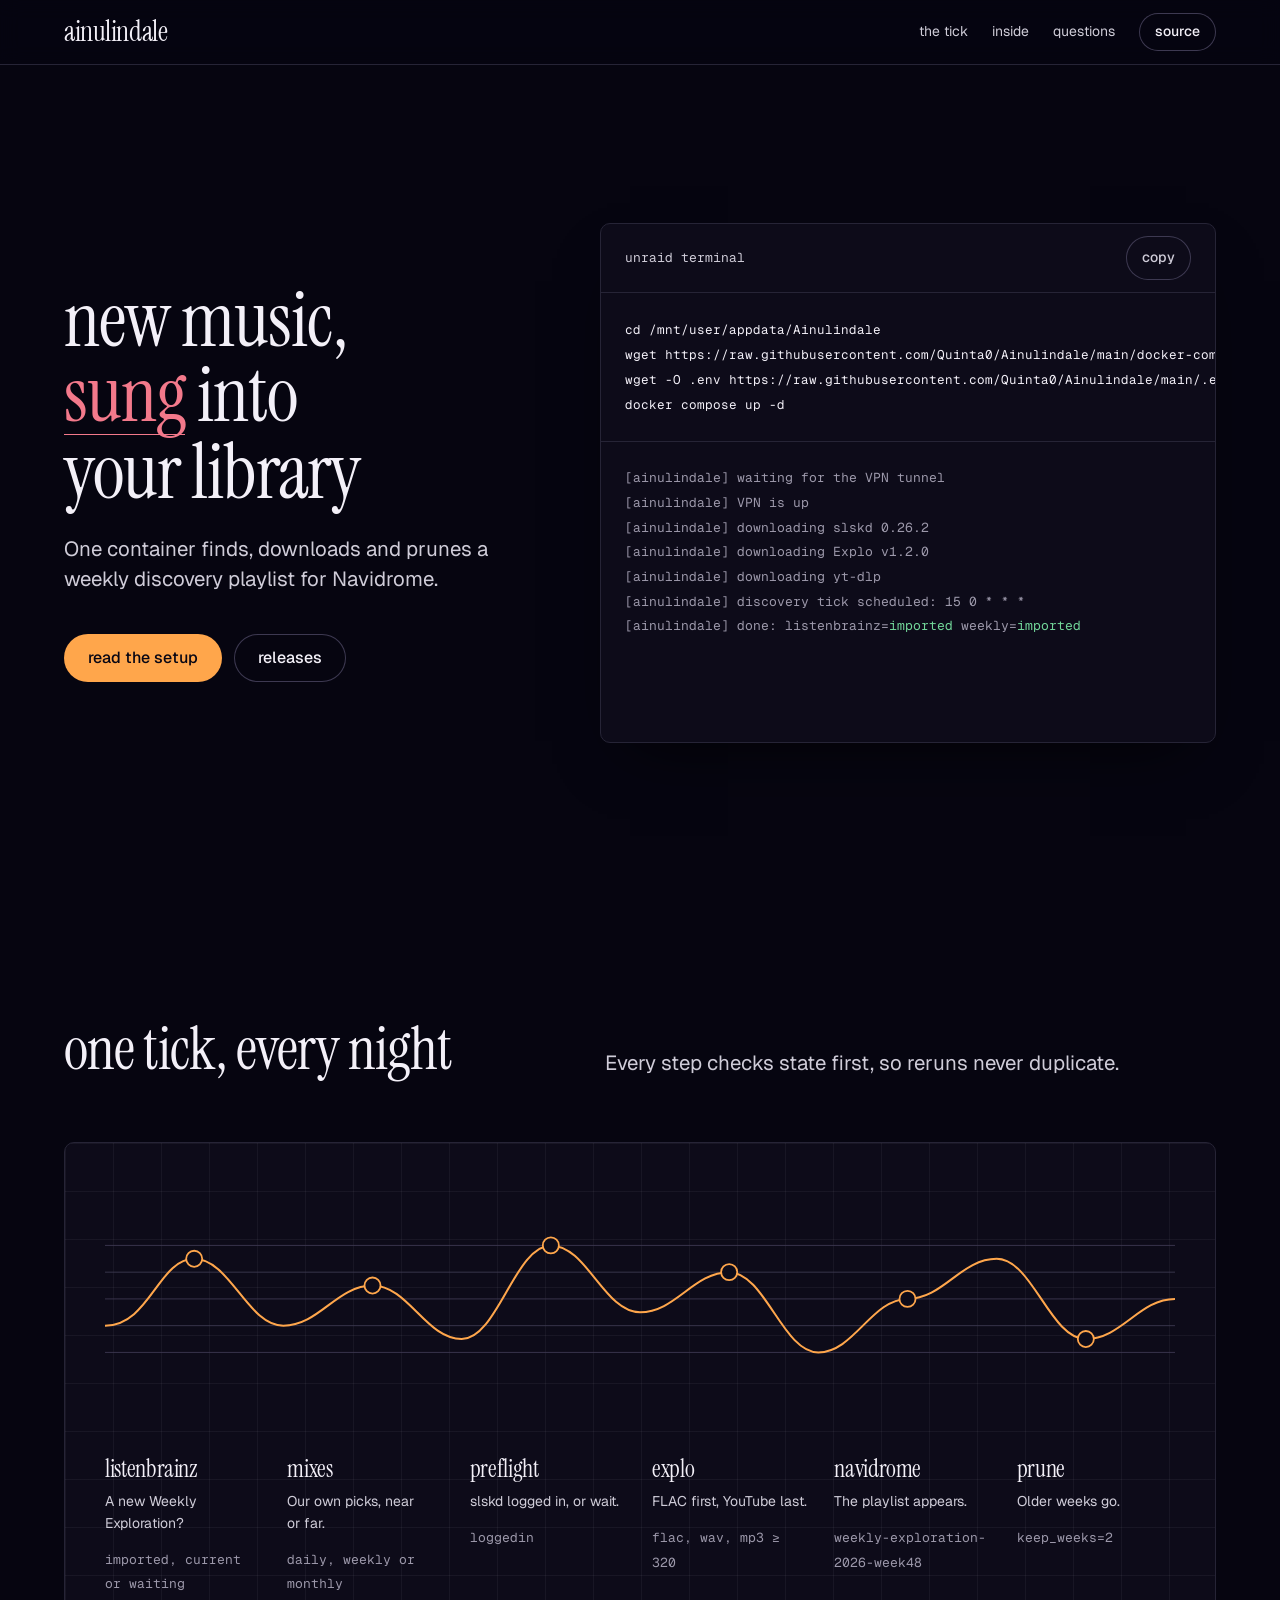
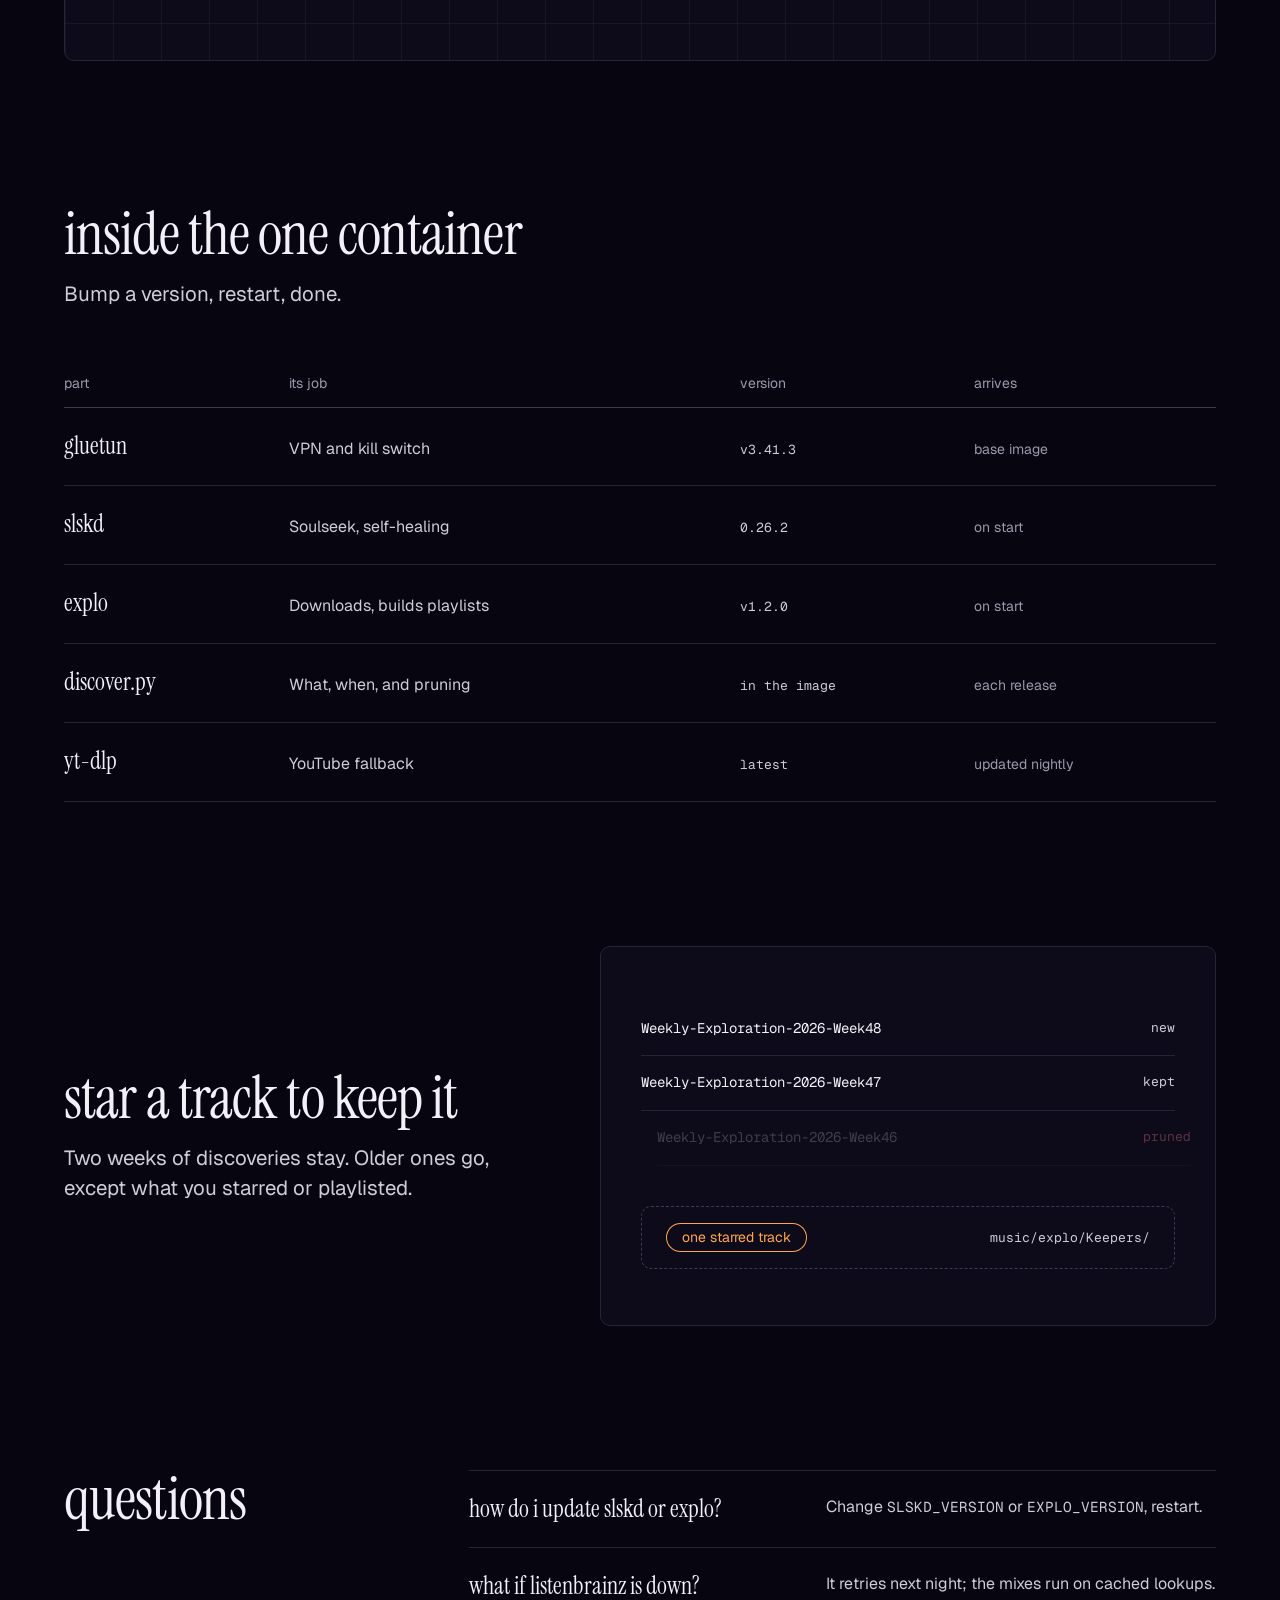
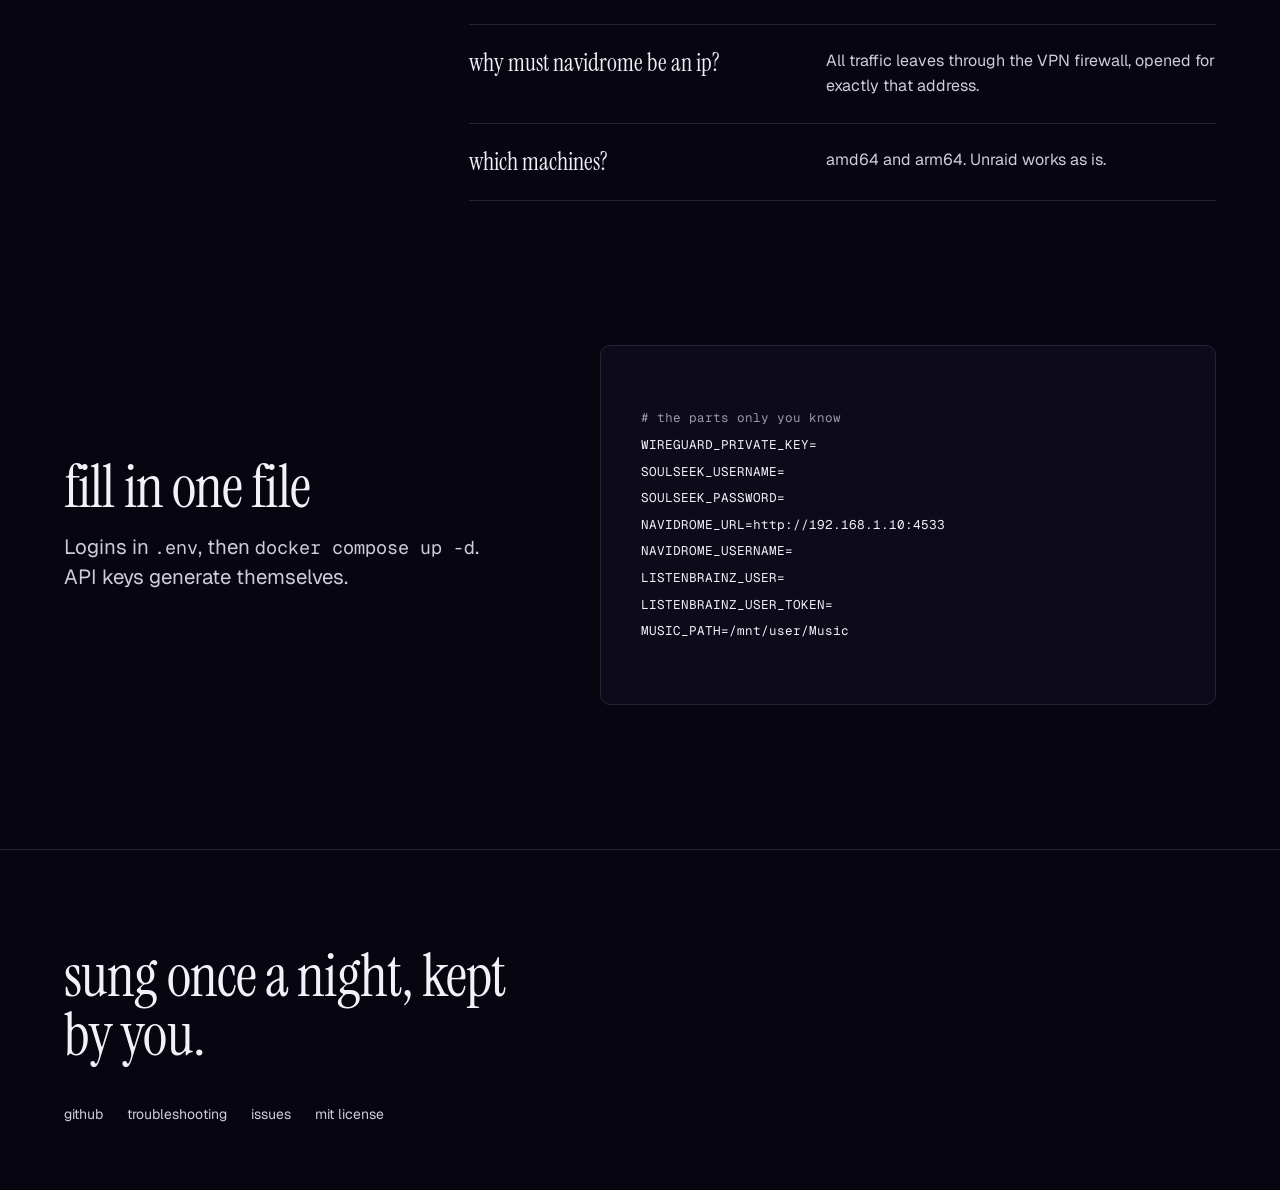
<file: docs/index.html>
<!doctype html>
<html lang="en">
<head>
<meta charset="utf-8">
<meta name="viewport" content="width=device-width, initial-scale=1">
<title>Ainulindale: weekly music discovery for Navidrome, in one container</title>
<meta name="description" content="One Docker container that finds, downloads and prunes a weekly discovery playlist for Navidrome, through a VPN, from Soulseek.">
<link rel="preconnect" href="https://fonts.googleapis.com">
<link rel="preconnect" href="https://fonts.gstatic.com" crossorigin>
<link href="https://fonts.googleapis.com/css2?family=Instrument+Serif&family=Geist:wght@400;500&family=Geist+Mono:wght@400&display=swap" rel="stylesheet">
<link rel="stylesheet" href="site.css">
<script>document.documentElement.classList.add('js');</script>
</head>
<body>

<header class="nav">
  <div class="container nav__in">
    <a class="wordmark" href="#top">ainulindale</a>
    <nav aria-label="page">
      <a href="#tick">the tick</a>
      <a href="#inside">inside</a>
      <a href="#questions">questions</a>
      <a class="btn btn--secondary btn--sm" href="https://github.com/Quinta0/Ainulindale">source</a>
    </nav>
  </div>
</header>

<main id="top">

  <section class="hero">
    <div class="container hero__grid">
      <div class="hero__text">
        <h1>new music, <span class="verb">sung</span> into your library</h1>
        <p class="lead">One container finds, downloads and prunes a weekly discovery playlist for Navidrome.</p>
        <div class="actions">
          <a class="btn btn--primary" href="https://github.com/Quinta0/Ainulindale#setup">read the setup</a>
          <a class="btn btn--secondary" href="https://github.com/Quinta0/Ainulindale/releases">releases</a>
        </div>
      </div>

      <figure class="console well" aria-label="installing ainulindale">
        <div class="console__bar">
          <span class="readout">unraid terminal</span>
          <button class="btn btn--quiet" type="button" data-copy="#install">copy</button>
        </div>
<pre class="console__cmd" id="install"><code>cd /mnt/user/appdata/Ainulindale
wget https://raw.githubusercontent.com/Quinta0/Ainulindale/main/docker-compose.yml
wget -O .env https://raw.githubusercontent.com/Quinta0/Ainulindale/main/.env.example
docker compose up -d</code></pre>
        <ol class="console__log" aria-label="container log">
          <li style="--i:0">[ainulindale] waiting for the VPN tunnel</li>
          <li style="--i:1">[ainulindale] VPN is up</li>
          <li style="--i:2">[ainulindale] downloading slskd 0.26.2</li>
          <li style="--i:3">[ainulindale] downloading Explo v1.2.0</li>
          <li style="--i:4">[ainulindale] downloading yt-dlp</li>
          <li style="--i:5">[ainulindale] discovery tick scheduled: 15 0 * * *</li>
          <li style="--i:6">[ainulindale] done: listenbrainz=<b>imported</b> weekly=<b>imported</b></li>
        </ol>
        <p class="console__status readout" aria-live="polite" data-copy-status></p>
      </figure>
    </div>
  </section>

  <section class="tick" id="tick">
    <div class="container">
      <div class="head split-head">
        <h2>one tick, every night</h2>
        <p class="lead">Every step checks state first, so reruns never duplicate.</p>
      </div>

      <figure class="score well blueprint" data-score>
        <svg class="score__svg" viewBox="0 0 1200 260" aria-hidden="true" focusable="false">
          <defs>
            <clipPath id="sing"><rect class="score__wipe" x="0" y="0" width="1200" height="260"/></clipPath>
          </defs>
          <g class="score__staff">
            <line x1="0" x2="1200" y1="70" y2="70"/><line x1="0" x2="1200" y1="100" y2="100"/>
            <line x1="0" x2="1200" y1="130" y2="130"/><line x1="0" x2="1200" y1="160" y2="160"/>
            <line x1="0" x2="1200" y1="190" y2="190"/>
          </g>
          <path class="score__ghost" d="M0 160 C 50 160, 60 85, 100 85 S 160 160, 200 160 S 260 115, 300 115 S 360 175, 400 175 S 460 70, 500 70 S 560 145, 600 145 S 660 100, 700 100 S 760 190, 800 190 S 860 130, 900 130 S 960 85, 1000 85 S 1060 175, 1100 175 S 1160 130, 1200 130"/>
          <g clip-path="url(#sing)">
            <path class="score__line" d="M0 160 C 50 160, 60 85, 100 85 S 160 160, 200 160 S 260 115, 300 115 S 360 175, 400 175 S 460 70, 500 70 S 560 145, 600 145 S 660 100, 700 100 S 760 190, 800 190 S 860 130, 900 130 S 960 85, 1000 85 S 1060 175, 1100 175 S 1160 130, 1200 130"/>
          </g>
          <g class="score__notes">
            <circle style="--i:0" cx="100" cy="85" r="9"/>
            <circle style="--i:1" cx="300" cy="115" r="9"/>
            <circle style="--i:2" cx="500" cy="70" r="9"/>
            <circle style="--i:3" cx="700" cy="100" r="9"/>
            <circle style="--i:4" cx="900" cy="130" r="9"/>
            <circle style="--i:5" cx="1100" cy="175" r="9"/>
          </g>
        </svg>
        <ol class="score__steps">
          <li style="--i:0"><h3>listenbrainz</h3><p>A new Weekly Exploration?</p><span class="readout">imported, current or waiting</span></li>
          <li style="--i:1"><h3>mixes</h3><p>Our own picks, near or far.</p><span class="readout">daily, weekly or monthly</span></li>
          <li style="--i:2"><h3>preflight</h3><p>slskd logged in, or wait.</p><span class="readout">loggedin</span></li>
          <li style="--i:3"><h3>explo</h3><p>FLAC first, YouTube last.</p><span class="readout">flac, wav, mp3 ≥ 320</span></li>
          <li style="--i:4"><h3>navidrome</h3><p>The playlist appears.</p><span class="readout">weekly-exploration-2026-week48</span></li>
          <li style="--i:5"><h3>prune</h3><p>Older weeks go.</p><span class="readout">keep_weeks=2</span></li>
        </ol>
      </figure>
    </div>
  </section>

  <section class="inside" id="inside">
    <div class="container">
      <div class="head">
        <h2>inside the one container</h2>
        <p class="lead">Bump a version, restart, done.</p>
      </div>
      <div class="table-wrap">
        <table>
          <thead><tr><th scope="col">part</th><th scope="col">its job</th><th scope="col">version</th><th scope="col">arrives</th></tr></thead>
          <tbody>
            <tr><th scope="row">gluetun</th><td>VPN and kill switch</td><td class="readout">v3.41.3</td><td>base image</td></tr>
            <tr><th scope="row">slskd</th><td>Soulseek, self-healing</td><td class="readout">0.26.2</td><td>on start</td></tr>
            <tr><th scope="row">explo</th><td>Downloads, builds playlists</td><td class="readout">v1.2.0</td><td>on start</td></tr>
            <tr><th scope="row">discover.py</th><td>What, when, and pruning</td><td class="readout">in the image</td><td>each release</td></tr>
            <tr><th scope="row">yt-dlp</th><td>YouTube fallback</td><td class="readout">latest</td><td>updated nightly</td></tr>
          </tbody>
        </table>
      </div>
    </div>
  </section>

  <section class="keep">
    <div class="container keep__grid">
      <div class="keep__text">
        <h2>star a track to keep it</h2>
        <p class="lead">Two weeks of discoveries stay. Older ones go, except what you starred or playlisted.</p>
      </div>
      <figure class="weeks well" data-weeks aria-label="retention, week 48">
        <ul class="weeks__list">
          <li class="week"><span>Weekly-Exploration-2026-Week48</span><span class="readout">new</span></li>
          <li class="week"><span>Weekly-Exploration-2026-Week47</span><span class="readout">kept</span></li>
          <li class="week week--old"><span>Weekly-Exploration-2026-Week46</span><span class="readout">pruned</span></li>
        </ul>
        <div class="keepers">
          <span class="keepers__track">one starred track</span>
          <span class="keepers__dir readout">music/explo/Keepers/</span>
        </div>
      </figure>
    </div>
  </section>

  <section class="questions" id="questions">
    <div class="container q__grid">
      <h2>questions</h2>
      <dl class="rows">
        <div><dt>how do i update slskd or explo?</dt><dd>Change <code>SLSKD_VERSION</code> or <code>EXPLO_VERSION</code>, restart.</dd></div>
        <div><dt>what if listenbrainz is down?</dt><dd>It retries next night; the mixes run on cached lookups.</dd></div>
        <div><dt>why must navidrome be an ip?</dt><dd>All traffic leaves through the VPN firewall, opened for exactly that address.</dd></div>
        <div><dt>which machines?</dt><dd>amd64 and arm64. Unraid works as is.</dd></div>
      </dl>
    </div>
  </section>

  <section class="close">
    <div class="container close__grid">
      <div>
        <h2>fill in one file</h2>
        <p class="lead">Logins in <code>.env</code>, then <code>docker compose up -d</code>. API keys generate themselves.</p>
      </div>
<figure class="well envfile"><pre><code><span class="c"># the parts only you know</span>
WIREGUARD_PRIVATE_KEY=
SOULSEEK_USERNAME=
SOULSEEK_PASSWORD=
NAVIDROME_URL=http://192.168.1.10:4533
NAVIDROME_USERNAME=
LISTENBRAINZ_USER=
LISTENBRAINZ_USER_TOKEN=
MUSIC_PATH=/mnt/user/Music</code></pre></figure>
    </div>
  </section>

</main>

<footer class="footer">
  <div class="container footer__in">
    <p class="footer__line">sung once a night, kept by you.</p>
    <ul class="footer__links">
      <li><a href="https://github.com/Quinta0/Ainulindale">github</a></li>
      <li><a href="https://github.com/Quinta0/Ainulindale#troubleshooting">troubleshooting</a></li>
      <li><a href="https://github.com/Quinta0/Ainulindale/issues">issues</a></li>
      <li><a href="https://github.com/Quinta0/Ainulindale/blob/main/LICENSE">mit license</a></li>
    </ul>
  </div>
</footer>

<script>
// one-shot motion: each [data-*] figure plays once when it comes into view
const io = new IntersectionObserver((es) => es.forEach((e) => {
  if (e.isIntersecting) { e.target.classList.add('is-in'); io.unobserve(e.target); }
}), { rootMargin: '0px 0px -15% 0px' });
document.querySelectorAll('.console, [data-score], [data-weeks]').forEach((el) => io.observe(el));

document.querySelectorAll('[data-copy]').forEach((btn) => btn.addEventListener('click', async () => {
  const status = document.querySelector('[data-copy-status]');
  try {
    await navigator.clipboard.writeText(document.querySelector(btn.dataset.copy).innerText);
    status.textContent = 'copied to the clipboard';
  } catch { status.textContent = 'select the text to copy it'; }
}));
</script>
</body>
</html>
</file>
<file: docs/site.css>
/* Hallmark · shape: Manifesto · genre: atmospheric · theme: Lumen (deal 3/3, seed ainulindale-self-hosted-music-discovery-c92f·c902a403·2026-11-25·r0) · job: sign up (install) · draw: b636f2
 * hero: Counter · nav: edge-aligned · footer: statement (swapped from index columns: no sitemap) · imagery: the product's own log and config, no photographs · signature: one nightly tick drawn as a melody across a staff, its notes landing on the real steps
 * axes: dark/roman-serif/warm · posture: restrained · contrast: pass · fold: pass · lumen: night · v2.0.0 */
/* Hallmark · pre-emit critique: P4 H4 E4 S5 R4 V4 · weakest: P, an install page argues little; the argument is "one container, not five", carried by the table and the hero log */
/* Hallmark · waive 38iii · the theme names the rose verb as its signature, once, in the hero · Lumen names the rose verb as its one signature word */
/* Hallmark · waive 47c · blueprint grid inside the score well only, never under running text · the grid sits in one diagram well, as the theme specifies */
/* Hallmark · waive 80 · figure.score is a diagram whose six notes are labelled with the real steps beneath · the melody is the tick itself, the page's signature */
/* Hallmark · waive 26b · no control on the page is ever disabled · the copy button always works */
/* motion: the user asked for motion design, so the theme's single reveal becomes three one-shot plays (hero log, score, retention), transform and opacity only, none loops */
@import url("./tokens.css");
@import url("./base.css");

body { font-variant-numeric: tabular-nums; }
h1, h2, h3, nav, th, figcaption, .btn, dt { text-transform: lowercase; }
h1, h2, h3 { font-weight: 400; }
h1 { font-size: clamp(3rem, 5.4vw + 0.5rem, 6rem); line-height: 0.98; max-width: 11ch; }
h2 { font-size: var(--text-display-s); line-height: 0.98; }
code { font-family: var(--font-outlier); font-size: 0.9em; }

/* nav */
.nav { position: sticky; top: 0; z-index: var(--z-sticky-nav); background: color-mix(in oklab, var(--color-paper) 88%, transparent); backdrop-filter: blur(10px); border-bottom: var(--rule-hair) solid var(--color-rule); }
.nav__in { display: flex; align-items: center; justify-content: space-between; min-height: 64px; gap: var(--space-lg); }
.wordmark { font: 400 1.75rem/1 var(--font-display); text-decoration: none; letter-spacing: var(--tracking-display); }
.nav nav { display: flex; align-items: center; gap: var(--space-lg); font-size: var(--text-sm); }
.nav nav a:not(.btn) { color: var(--color-ink-2); text-decoration: none; }
.nav nav a:not(.btn):hover { color: var(--color-ink); text-decoration: underline; text-decoration-color: var(--color-accent); }

/* controls */
.btn { display: inline-flex; align-items: center; min-height: 46px; border: 0; border-radius: var(--radius-pill); padding: var(--space-sm) var(--space-lg); font-weight: 500; text-decoration: none; cursor: pointer; transition: background-color var(--dur-short) var(--ease-out), color var(--dur-short) var(--ease-out), transform var(--dur-micro) var(--ease-out); }
.btn:active { transform: translateY(1px); }
.btn:focus-visible { outline: 2px solid var(--color-focus); outline-offset: 3px; transition: none; }
.btn--primary { background: var(--color-accent); color: var(--color-accent-ink); }
.btn--primary:hover { background: color-mix(in oklab, var(--color-accent) 88%, var(--color-ink)); }
.btn--secondary { box-shadow: inset 0 0 0 var(--rule-hair) var(--color-rule-2); color: var(--color-ink); background: transparent; }
.btn--secondary:hover { background: var(--color-paper-2); }
.btn--sm { min-height: 36px; padding: var(--space-xs) var(--space-md); }
.btn--quiet { min-height: 44px; padding: var(--space-2xs) var(--space-md); background: transparent; color: var(--color-ink-2); box-shadow: inset 0 0 0 var(--rule-hair) var(--color-rule-2); font-size: var(--text-sm); }
.btn--quiet:hover { background: var(--color-paper-3); color: var(--color-ink); }
.actions { display: flex; flex-wrap: wrap; gap: var(--space-sm); margin-top: var(--space-xl); }

/* surfaces */
.well { margin: 0; background: var(--color-paper-2); border: var(--rule-hair) solid var(--color-rule); border-radius: var(--radius-card); }
.blueprint { background-image: linear-gradient(var(--rule-blueprint) 1px, transparent 1px), linear-gradient(90deg, var(--rule-blueprint) 1px, transparent 1px); background-size: 48px 48px; }
.readout { font: 400 0.8125rem/1.5 var(--font-outlier); color: var(--color-ink-2); }

/* the verb */
.verb { display: inline-block; color: var(--color-accent-2); }
.verb::after { content: ""; display: block; height: var(--rule-hair); background: currentColor; transform-origin: left; animation: draw var(--dur-long) var(--ease-out) 300ms both; }
@keyframes draw { from { transform: scaleX(0); } }

/* hero: Counter */
.hero { min-height: calc(100dvh - 65px); display: grid; align-items: center; padding-block: var(--space-2xl); }
.hero__grid { display: grid; grid-template-columns: minmax(0, 5fr) minmax(0, 7fr); gap: var(--space-3xl); align-items: center; }
.hero .lead { margin-top: var(--space-lg); color: var(--color-ink-2); max-width: 36ch; }
.console { display: flex; flex-direction: column; min-height: 520px; box-shadow: var(--shadow-card); overflow: hidden; }
.console__bar { display: flex; align-items: center; justify-content: space-between; padding: var(--space-sm) var(--space-lg); border-bottom: var(--rule-hair) solid var(--color-rule); }
.console__cmd { margin: 0; padding: var(--space-lg); overflow-x: auto; font: 400 0.875rem/1.8 var(--font-outlier); color: var(--color-ink); border-bottom: var(--rule-hair) solid var(--color-rule); }
.console__log { list-style: none; margin: 0; padding: var(--space-lg); flex: 1; font: 400 0.8125rem/1.9 var(--font-outlier); color: var(--color-muted); }
.console__log b { font-weight: 400; color: var(--color-live); }
.console__status { min-height: 1.5em; padding: 0 var(--space-lg) var(--space-md); }
.js .console__log li { opacity: 0; transform: translateY(6px); transition: opacity var(--dur-long) var(--ease-out), transform var(--dur-long) var(--ease-out); transition-delay: calc(400ms + var(--i) * 70ms); }
.js .console.is-in .console__log li { opacity: 1; transform: none; }

/* sections */
main > section + section { padding-top: var(--section-gap); }
main > section.tick { padding-top: var(--section-gap-s); }
main > section.close { padding-bottom: var(--section-gap); }
.head { margin-bottom: var(--space-2xl); }
.head .lead { margin-top: var(--space-md); color: var(--color-ink-2); }
.split-head { display: grid; grid-template-columns: minmax(0, 5fr) minmax(0, 6fr); column-gap: var(--gap-columns); align-items: end; }
.split-head .lead { margin: 0; grid-column: 2; }

/* the score: one tick as a melody */
.score { padding: var(--space-xl) var(--space-xl) var(--space-2xl); }
.score__svg { width: 100%; height: auto; overflow: visible; }
.score__staff line { stroke: var(--color-rule-2); stroke-width: 1; }
.score__ghost { fill: none; stroke: var(--color-rule-2); stroke-width: 1.5; stroke-dasharray: 2 6; }
.score__line { fill: none; stroke: var(--color-accent); stroke-width: 2.25; stroke-linecap: round; }
.score__notes circle { fill: var(--color-paper-2); stroke: var(--color-accent); stroke-width: 2; transform-box: fill-box; transform-origin: center; }
.score__wipe { transform-box: fill-box; transform-origin: left; }
.score__steps { list-style: none; margin: var(--space-xl) 0 0; padding: 0; display: grid; grid-template-columns: repeat(6, minmax(0, 1fr)); gap: var(--space-lg); }
.score__steps h3 { font-size: var(--text-title); margin-bottom: var(--space-xs); }
.score__steps p { font-size: var(--text-sm); color: var(--color-ink-2); margin-bottom: var(--space-sm); }
.score__steps .readout { color: var(--color-muted); overflow-wrap: anywhere; }
.js .score__wipe { transform: scaleX(0); transition: transform 2.4s var(--ease-in-out); }
.js .score__notes circle { opacity: 0; transform: scale(0.3); transition: opacity var(--dur-long) var(--ease-out), transform var(--dur-long) var(--ease-out); transition-delay: calc(150ms + var(--i) * 380ms); }
.js .score__steps li { opacity: 0; transform: translateY(8px); transition: opacity var(--dur-long) var(--ease-out), transform var(--dur-long) var(--ease-out); transition-delay: calc(250ms + var(--i) * 380ms); }
.js .score.is-in .score__wipe { transform: none; }
.js .score.is-in .score__notes circle, .js .score.is-in .score__steps li { opacity: 1; transform: none; }

/* inside: table */
.table-wrap { overflow-x: auto; }
table { width: 100%; border-collapse: collapse; }
thead th { text-align: left; font-weight: 400; font-size: var(--text-sm); color: var(--color-muted); padding: 0 var(--space-md) var(--space-sm) 0; border-bottom: var(--rule-hair) solid var(--color-rule-2); }
tbody th, tbody td { text-align: left; padding: var(--space-lg) var(--space-md) var(--space-lg) 0; border-bottom: var(--rule-hair) solid var(--color-rule); vertical-align: baseline; }
tbody th { font: 400 var(--text-title)/1.2 var(--font-display); text-transform: lowercase; white-space: nowrap; }
tbody td { color: var(--color-ink-2); }
tbody td:last-child { color: var(--color-muted); font-size: var(--text-sm); }

/* keep: retention */
.keep__grid { display: grid; grid-template-columns: minmax(0, 5fr) minmax(0, 7fr); gap: var(--space-3xl); align-items: center; }
.keep__text .lead { margin-top: var(--space-md); color: var(--color-ink-2); }
.weeks { padding: var(--space-xl); min-height: 380px; display: flex; flex-direction: column; justify-content: center; gap: var(--space-xl); }
.weeks__list { list-style: none; margin: 0; padding: 0; }
.week { display: flex; justify-content: space-between; gap: var(--space-md); padding: var(--space-md) 0; border-bottom: var(--rule-hair) solid var(--color-rule); font-family: var(--font-outlier); font-size: 0.875rem; overflow-wrap: anywhere; }
.week--old { color: var(--color-muted); }
.week--old .readout { color: var(--color-accent-2); }
.keepers { display: flex; justify-content: space-between; align-items: center; gap: var(--space-md); padding: var(--space-md) var(--space-lg); border: var(--rule-hair) dashed var(--color-rule-2); border-radius: var(--radius-card); flex-wrap: wrap; }
.keepers__track { display: inline-flex; padding: var(--space-2xs) var(--space-md); border-radius: var(--radius-pill); box-shadow: inset 0 0 0 var(--rule-hair) var(--color-accent); color: var(--color-accent); font-size: var(--text-sm); }
.js .week--old { transition: opacity 600ms var(--ease-in) 900ms, transform 600ms var(--ease-in) 900ms; }
.js .weeks.is-in .week--old { opacity: 0.35; transform: translateX(16px); }
.js .keepers__track { opacity: 0; transform: translateY(-56px); transition: opacity var(--dur-long) var(--ease-out) 1300ms, transform 700ms var(--ease-out) 1300ms; }
.js .weeks.is-in .keepers__track { opacity: 1; transform: none; }

/* questions: rows */
.q__grid { display: grid; grid-template-columns: minmax(0, 4fr) minmax(0, 8fr); gap: var(--gap-columns); align-items: start; }
.rows { margin: 0; }
.rows > div { display: grid; grid-template-columns: minmax(0, 5fr) minmax(0, 6fr); gap: var(--gap-columns); padding: var(--space-lg) 0; border-top: var(--rule-hair) solid var(--color-rule); }
.rows > div:last-child { border-bottom: var(--rule-hair) solid var(--color-rule); }
.rows dt { font: 400 var(--text-title)/1.2 var(--font-display); }
.rows dd { margin: 0; color: var(--color-ink-2); }

/* close: the one file */
.close__grid { display: grid; grid-template-columns: minmax(0, 5fr) minmax(0, 7fr); gap: var(--space-3xl); align-items: center; }
.close .lead { margin-top: var(--space-md); color: var(--color-ink-2); }
.envfile { margin: 0; min-height: 360px; display: flex; flex-direction: column; justify-content: center; padding: var(--space-xl); overflow-x: auto; font: 400 0.875rem/1.9 var(--font-outlier); color: var(--color-ink); }
.envfile pre { margin: 0; overflow-x: auto; }
.envfile .c { color: var(--color-muted); }

/* footer: statement */
.footer { border-top: var(--rule-hair) solid var(--color-rule); padding-block: var(--space-3xl) var(--space-2xl); }
.footer__in { display: flex; flex-direction: column; gap: var(--space-xl); }
.footer__line { font: 400 var(--text-display-s)/1 var(--font-display); letter-spacing: var(--tracking-display); text-transform: lowercase; max-width: 20ch; }
.footer__links { list-style: none; margin: 0; padding: 0; display: flex; flex-wrap: wrap; gap: var(--space-lg); font-size: var(--text-sm); }
.footer__links a { color: var(--color-ink-2); text-decoration: none; }
.footer__links a:hover { color: var(--color-ink); text-decoration: underline; text-decoration-color: var(--color-accent); }

/* small screens */
@media (max-width: 60rem) {
  .hero__grid, .keep__grid, .close__grid, .q__grid, .split-head { grid-template-columns: minmax(0, 1fr); row-gap: var(--space-xl); }
  .split-head .lead { grid-column: 1; }
  .console { min-height: 0; }
  .score { padding: var(--space-lg); }
  .score__steps { grid-template-columns: repeat(2, minmax(0, 1fr)); }
  .nav nav a:not(.btn) { display: none; }
}
@media (max-width: 40rem) {
  .rows > div { grid-template-columns: minmax(0, 1fr); gap: var(--space-xs); }
  tbody td:nth-child(2) { min-width: 14rem; }
}
@media (prefers-reduced-motion: reduce) {
  .js .console__log li, .js .score__wipe, .js .score__notes circle, .js .score__steps li, .js .keepers__track { opacity: 1; transform: none; transition: none; }
  .js .week--old { opacity: 0.35; transform: none; transition: none; }
}
</file>
